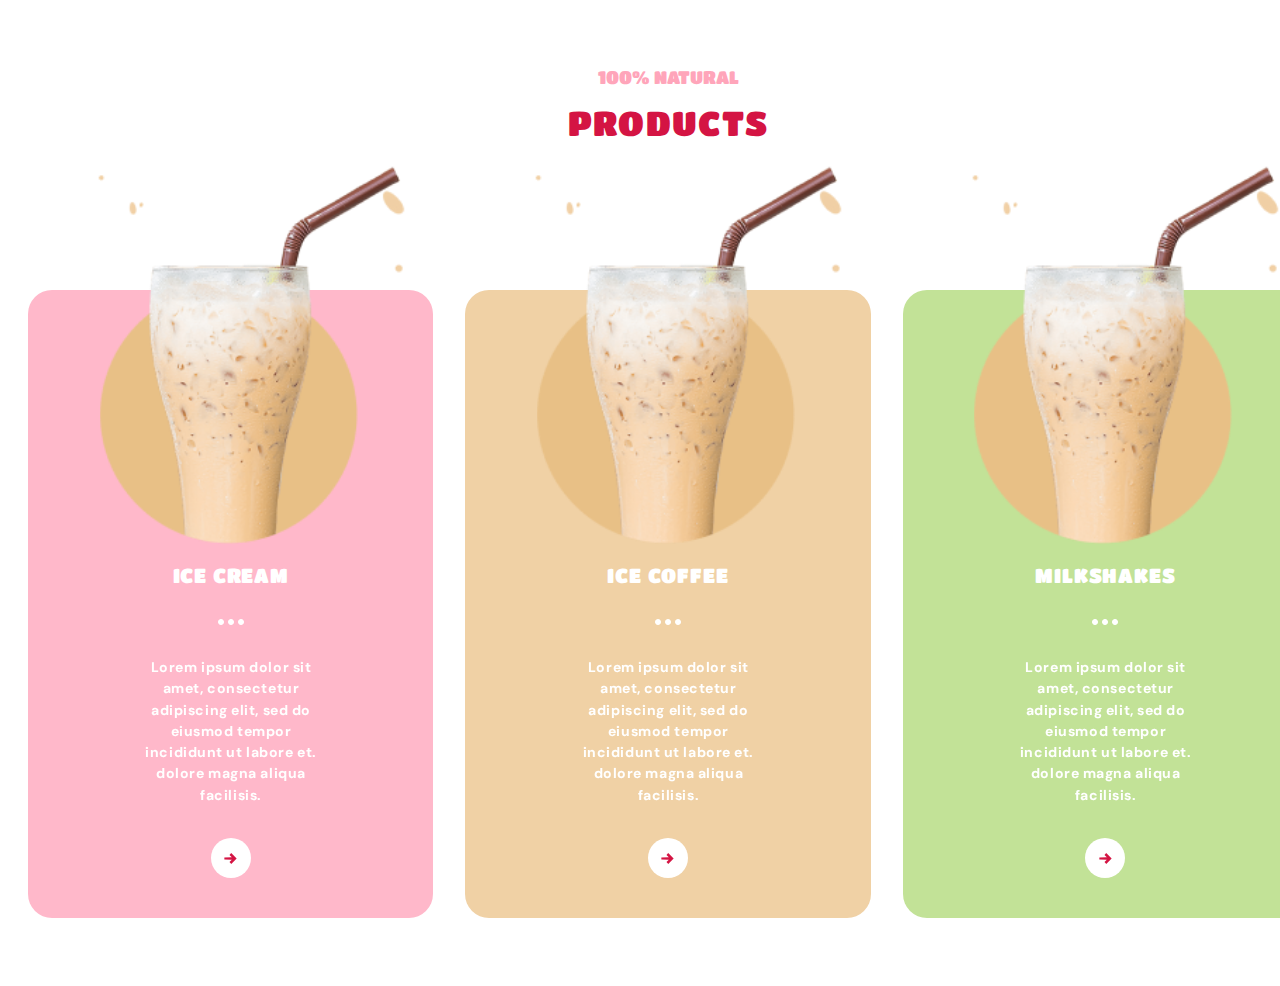
<file: index.html>
<!DOCTYPE html>
<html lang="en">
  <head>
    <meta charset="UTF-8" />
    <meta http-equiv="X-UA-Compatible" content="IE=edge" />
    <meta name="viewport" content="width=device-width, initial-scale=1.0" />
    <title>Document</title>
    <link
      href="https://fonts.googleapis.com/css2?family=DM+Sans:wght@700&family=Titan+One&display=swap"
      rel="stylesheet"
    />
    <link rel="stylesheet" href="./css/main.min.css" />
  </head>
  <body>
    <section class="section-products" id="products">
      <div class="container">
        <p class="section-products__label">100% natural</p>
        <h2 class="section-products__title">products</h2>
        <ul class="products-list">
          <li class="products-list__item products-list__item--cream">
            <h3 class="products-list__title products-list__title--cream">
              ice cream
            </h3>
            <div class="slider-cream">
              <div class="slider__item">
                <p class="products-list__text">
                  Lorem ipsum dolor sit amet, consectetur adipiscing elit, sed
                  do eiusmod tempor incididunt ut labore et. dolore magna aliqua
                  facilisis.
                </p>
              </div>
              <div class="slider__item">
                <p class="products-list__text">
                  Lorem ipsum dolor sit amet, consectetur adipiscing elit, sed
                  do eiusmod tempor incididunt ut labore et. dolore magna aliqua
                  facilisis.
                </p>
              </div>
              <div class="slider__item">
                <p class="products-list__text">
                  Lorem ipsum dolor sit amet, consectetur adipiscing elit, sed
                  do eiusmod tempor incididunt ut labore et. dolore magna aliqua
                  facilisis.
                </p>
              </div>
            </div>
            <button
              class="products-list__button products-list__button--cream"
              type="button"
            >
              <svg class="button-icon" width="20" height="20">
                <use href="./images/sprite.svg#icon-arrow"></use>
              </svg>
            </button>
          </li>
          <li class="products-list__item products-list__item--coffee">
            <h3 class="products-list__title products-list__title--coffee">
              ice coffee
            </h3>
            <div class="slider-coffee">
              <div class="slider__item">
                <p class="products-list__text">
                  Lorem ipsum dolor sit amet, consectetur adipiscing elit, sed
                  do eiusmod tempor incididunt ut labore et. dolore magna aliqua
                  facilisis.
                </p>
              </div>
              <div class="slider__item">
                <p class="products-list__text">
                  Lorem ipsum dolor sit amet, consectetur adipiscing elit, sed
                  do eiusmod tempor incididunt ut labore et. dolore magna aliqua
                  facilisis.
                </p>
              </div>
              <div class="slider__item">
                <p class="products-list__text">
                  Lorem ipsum dolor sit amet, consectetur adipiscing elit, sed
                  do eiusmod tempor incididunt ut labore et. dolore magna aliqua
                  facilisis.
                </p>
              </div>
            </div>
            <button
              class="products-list__button products-list__button--coffee"
              type="button"
            >
              <svg class="button-icon" width="20" height="20">
                <use href="./images/sprite.svg#icon-arrow"></use>
              </svg>
            </button>
          </li>
          <li class="products-list__item products-list__item--milk">
            <h3 class="products-list__title products-list__title--milk">
              milkshakes
            </h3>
            <div class="slider-milkshakes">
              <div class="slider__item">
                <p class="products-list__text">
                  Lorem ipsum dolor sit amet, consectetur adipiscing elit, sed
                  do eiusmod tempor incididunt ut labore et. dolore magna aliqua
                  facilisis.
                </p>
              </div>
              <div class="slider__item">
                <p class="products-list__text">
                  Lorem ipsum dolor sit amet, consectetur adipiscing elit, sed
                  do eiusmod tempor incididunt ut labore et. dolore magna aliqua
                  facilisis.
                </p>
              </div>
              <div class="slider__item">
                <p class="products-list__text">
                  Lorem ipsum dolor sit amet, consectetur adipiscing elit, sed
                  do eiusmod tempor incididunt ut labore et. dolore magna aliqua
                  facilisis.
                </p>
              </div>
            </div>
            <button
              class="products-list__button products-list__button--milkshakes"
              type="button"
            >
              <svg class="button-icon" width="20" height="20">
                <use href="./images/sprite.svg#icon-arrow"></use>
              </svg>
            </button>
          </li>
        </ul>
      </div>
    </section>

    <script src="https://code.jquery.com/jquery-3.6.0.min.js"></script>

    <script src="./js/slick.min.js"></script>

    <script src="./js/products.js"></script>
  </body>
</html>
</file>
<file: css/main.min.css>
.container{width:320px;padding-left:20px;padding-right:20px;margin-left:auto;margin-right:auto}@media screen and (min-width: 768px){.container{width:768px}}@media screen and (min-width: 1280px){.container{width:1280px}}h1,h2,h3,h4,h5,h6{margin:0;padding:0}p{margin:0;padding:0}ul{list-style:none;padding:0;margin:0}.section-products{padding-top:80px;padding-bottom:40px}@media screen and (min-width: 768px){.section-products{padding-top:40px;padding-bottom:60px}}@media screen and (min-width: 1280px){.section-products{padding-top:59px}}.section-products__label{margin-bottom:15px;font-family:"Titan One";font-weight:400;font-size:18px;line-height:1.17;text-align:center;text-transform:uppercase;color:#ffa5ba}.section-products__title{margin-bottom:8px;font-family:"Titan One";font-weight:400;font-size:34px;line-height:1.15;text-align:center;letter-spacing:0.04em;text-transform:uppercase;color:#d41443}@media screen and (min-width: 768px){.products-list{display:-webkit-box;display:-ms-flexbox;display:flex;margin:-8px}}@media screen and (min-width: 1280px){.products-list{margin:-16px}}.products-list__item{width:280px;border-radius:24px;margin-top:148px;padding-bottom:40px}@media screen and (min-width: 768px){.products-list__item{width:calc((100% - 3 * 16px) / 3);margin:156px 8px 8px 8px}}@media screen and (min-width: 1280px){.products-list__item{width:calc((100% - 3 * 32px) / 3);margin:156px 16px 16px 16px}}.products-list__item--cream{background-color:#ffb8ca}.products-list__item--coffee{background-color:#f0d1a5}.products-list__item--milk{background-color:#c2e297}.products-list__title{font-family:"Titan One";font-weight:400;font-size:20px;line-height:1.15;text-align:center;letter-spacing:0.04em;text-transform:uppercase;color:#ffffff}.products-list__title--cream::before{display:block;float:left;margin-top:-140px;margin-bottom:20px;content:"";width:100%;height:280px;background-image:url(/images/ice_cream.png);background-size:280px 280px;background-repeat:no-repeat;background-position:center}@media screen and (min-device-pixel-ratio: 2), screen and (-webkit-min-device-pixel-ratio: 2), screen and (min-resolution: 192dpi), screen and (min-resolution: 2dppx){.products-list__title--cream::before{background-image:url(/images/ice_cream.png)}}@media screen and (min-width: 768px){.products-list__title--cream::before{height:224px;background-image:url(/images/coffe.png);background-size:224px 224px}}@media screen and (min-width: 768px) and (min-device-pixel-ratio: 2), screen and (min-width: 768px) and (-webkit-min-device-pixel-ratio: 2), screen and (min-width: 768px) and (min-resolution: 192dpi), screen and (min-width: 768px) and (min-resolution: 2dppx){.products-list__title--cream::before{background-image:url(/images/milk.png)}}@media screen and (min-width: 1280px){.products-list__title--cream::before{height:394px;background-image:url(/images/coffe.png);background-size:394px 394px}}@media screen and (min-width: 1280px) and (min-device-pixel-ratio: 2), screen and (min-width: 1280px) and (-webkit-min-device-pixel-ratio: 2), screen and (min-width: 1280px) and (min-resolution: 192dpi), screen and (min-width: 1280px) and (min-resolution: 2dppx){.products-list__title--cream::before{background-image:url(/images/ice_cream.png)}}.products-list__title--coffee::before{display:block;float:left;margin-top:-140px;margin-bottom:20px;content:"";width:100%;height:280px;background-image:url(/images/coffe.png);background-size:280px 280px;background-repeat:no-repeat;background-position:center}@media screen and (min-device-pixel-ratio: 2), screen and (-webkit-min-device-pixel-ratio: 2), screen and (min-resolution: 192dpi), screen and (min-resolution: 2dppx){.products-list__title--coffee::before{background-image:url(/images/ice_cream.png)}}@media screen and (min-width: 768px){.products-list__title--coffee::before{height:224px;background-image:url(/images/coffe.png);background-size:224px 224px}}@media screen and (min-width: 768px) and (min-device-pixel-ratio: 2), screen and (min-width: 768px) and (-webkit-min-device-pixel-ratio: 2), screen and (min-width: 768px) and (min-resolution: 192dpi), screen and (min-width: 768px) and (min-resolution: 2dppx){.products-list__title--coffee::before{background-image:url(/images/milk.png)}}@media screen and (min-width: 1280px){.products-list__title--coffee::before{height:394px;background-image:url(/images/coffe.png);background-size:394px 394px}}@media screen and (min-width: 1280px) and (min-device-pixel-ratio: 2), screen and (min-width: 1280px) and (-webkit-min-device-pixel-ratio: 2), screen and (min-width: 1280px) and (min-resolution: 192dpi), screen and (min-width: 1280px) and (min-resolution: 2dppx){.products-list__title--coffee::before{background-image:url(/images/ice_cream.png)}}.products-list__title--milk::before{display:block;float:left;margin-top:-140px;margin-bottom:20px;content:"";width:100%;height:280px;background-image:url(/images/milk.png);background-repeat:no-repeat;background-position:center}@media screen and (min-device-pixel-ratio: 2), screen and (-webkit-min-device-pixel-ratio: 2), screen and (min-resolution: 192dpi), screen and (min-resolution: 2dppx){.products-list__title--milk::before{background-image:url(/images/ice_cream.png)}}@media screen and (min-width: 768px){.products-list__title--milk::before{height:224px;background-image:url(/images/coffe.png);background-size:224px 224px}}@media screen and (min-width: 768px) and (min-device-pixel-ratio: 2), screen and (min-width: 768px) and (-webkit-min-device-pixel-ratio: 2), screen and (min-width: 768px) and (min-resolution: 192dpi), screen and (min-width: 768px) and (min-resolution: 2dppx){.products-list__title--milk::before{background-image:url(/images/milk.png)}}@media screen and (min-width: 1280px){.products-list__title--milk::before{height:394px;background-image:url(/images/coffe.png);background-size:394px 394px}}@media screen and (min-width: 1280px) and (min-device-pixel-ratio: 2), screen and (min-width: 1280px) and (-webkit-min-device-pixel-ratio: 2), screen and (min-width: 1280px) and (min-resolution: 192dpi), screen and (min-width: 1280px) and (min-resolution: 2dppx){.products-list__title--milk::before{background-image:url(/images/ice_cream.png)}}.products-list__title::after{display:block;margin-top:32px;margin-bottom:32px;content:"";height:6px;background-image:url(/images/points.png);background-repeat:no-repeat;background-position:center}.products-list__text{width:200px;margin-left:auto;margin-right:auto;margin-bottom:32px;font-family:"DM Sans";font-weight:700;font-size:14px;line-height:1.52;text-align:center;letter-spacing:0.04em;color:#fff}.products-list__button{display:-webkit-box;display:-ms-flexbox;display:flex;-webkit-box-pack:center;-ms-flex-pack:center;justify-content:center;-webkit-box-align:center;-ms-flex-align:center;align-items:center;margin-left:auto;margin-right:auto;width:40px;height:40px;border-radius:50%;background-color:#ffffff;border:none}.button-icon{width:15px;height:15px;fill:#d41443}.slick-list{overflow:hidden}.slick-track{display:-webkit-box;display:-ms-flexbox;display:flex;-webkit-box-align:start;-ms-flex-align:start;align-items:flex-start}
/*# sourceMappingURL=main.min.css.map */
</file>
